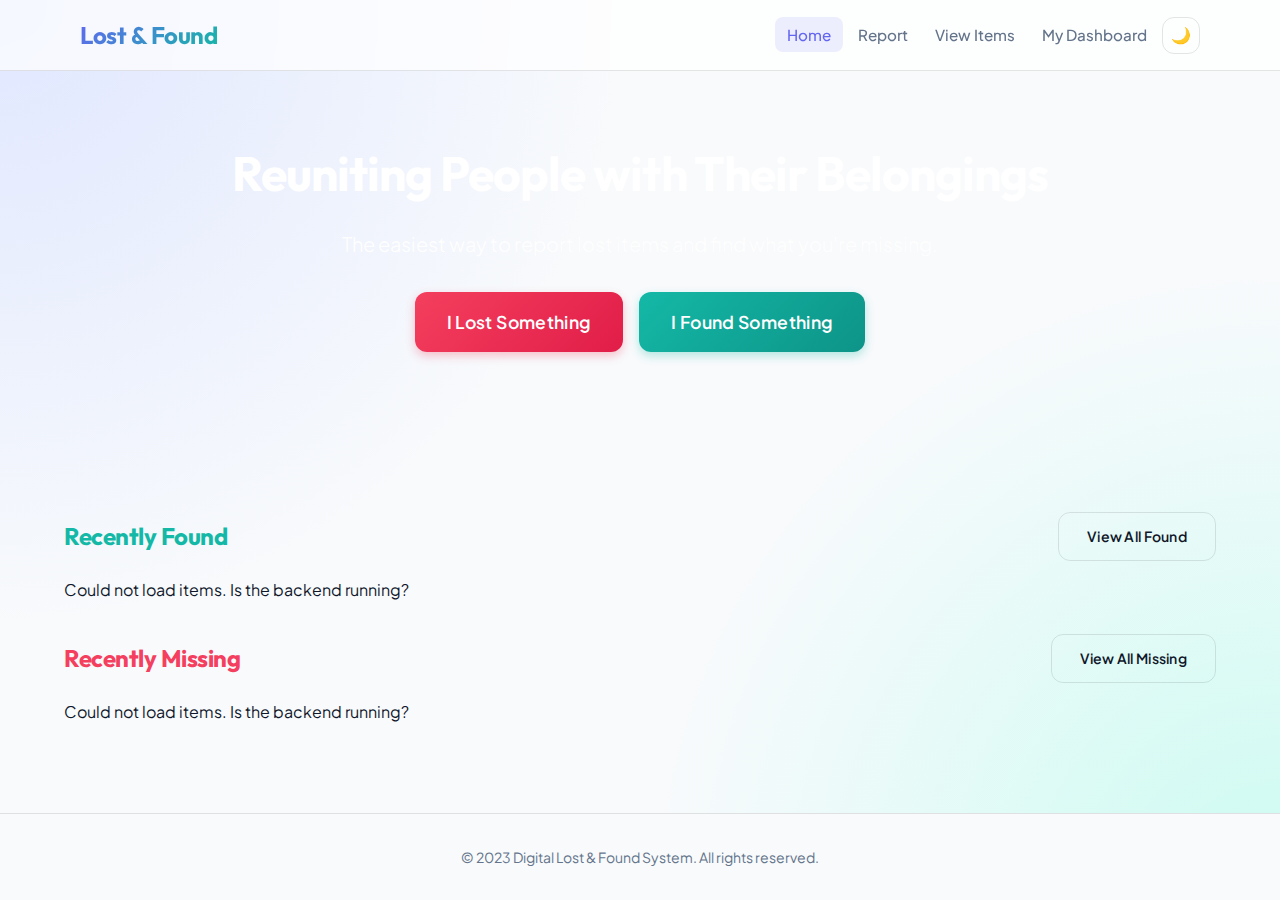
<file: index.html>
<!DOCTYPE html>
<html lang="en">

<head>
    <meta charset="UTF-8">
    <meta name="viewport" content="width=device-width, initial-scale=1.0">
    <title>Lost & Found - Home</title>
    <link rel="stylesheet" href="style.css">
</head>

<body>

    <!-- Navigation -->
    <nav class="navbar">
        <div class="container flex justify-between items-center">
            <a href="index.html" class="nav-brand">Lost & Found</a>
            <div class="nav-links">
                <a href="index.html" class="active">Home</a>
                <a href="report.html">Report</a>
                <a href="view-items.html">View Items</a>
                <a href="dashboard.html">My Dashboard</a>
                <button onclick="toggleDarkMode()" class="btn btn-outline" style="padding: 0.5rem;"
                    title="Toggle Dark Mode">🌙</button>
            </div>
        </div>
    </nav>

    <!-- Hero Section -->
    <header
        style="background: linear-gradient(135deg, var(--primary), var(--primary-hover)); color: white; padding: 4rem 0; margin-bottom: 3rem;">
        <div class="container text-center">
            <h1 style="font-size: 3rem; margin-bottom: 1rem;">Reuniting People with Their Belongings</h1>
            <p style="font-size: 1.25rem; opacity: 0.9; margin-bottom: 2rem;">The easiest way to report lost items and
                find what you're missing.</p>
            <div class="flex justify-center gap-4">
                <a href="report.html?type=lost" class="btn btn-danger" style="font-size: 1.1rem; padding: 1rem 2rem;">I
                    Lost Something</a>
                <a href="report.html?type=found" class="btn btn-secondary"
                    style="font-size: 1.1rem; padding: 1rem 2rem;">I Found Something</a>
            </div>
        </div>
    </header>

    <!-- Dashboard Content -->
    <main class="container main-content">

        <!-- Found Items Section -->
        <section class="mb-8">
            <div class="flex justify-between items-center mb-4">
                <h2 style="font-size: 1.5rem; color: var(--secondary);">Recently Found</h2>
                <a href="view-items.html?filter=found" class="btn btn-outline" style="font-size: 0.875rem;">View All
                    Found</a>
            </div>
            <div class="grid grid-cols-3" id="found-items-container">
                <p class="text-muted">Loading...</p>
            </div>
        </section>

        <!-- Lost Items Section -->
        <section>
            <div class="flex justify-between items-center mb-4">
                <h2 style="font-size: 1.5rem; color: var(--danger);">Recently Missing</h2>
                <a href="view-items.html?filter=lost" class="btn btn-outline" style="font-size: 0.875rem;">View All
                    Missing</a>
            </div>
            <div class="grid grid-cols-3" id="lost-items-container">
                <p class="text-muted">Loading...</p>
            </div>
        </section>

    </main>

    <!-- Footer -->
    <footer class="footer text-center">
        <div class="container">
            <p>&copy; 2023 Digital Lost & Found System. All rights reserved.</p>
        </div>
    </footer>

    <script src="script.js"></script>
    <script>
        // Load recent items for dashboard
        document.addEventListener('DOMContentLoaded', async () => {
            const foundContainer = document.getElementById('found-items-container');
            const lostContainer = document.getElementById('lost-items-container');

            try {
                const foundItems = await getItemsByType('found');
                const lostItems = await getItemsByType('lost');

                const recentFound = foundItems.slice(0, 3);
                const recentLost = lostItems.slice(0, 3);

                function createCard(item) {
                    const badgeClass = item.type === 'lost' ? 'badge-lost' : 'badge-found';
                    return `
                        <div class="card">
                            <div class="flex justify-between items-center mb-4">
                                <span class="badge ${badgeClass}">${item.type.toUpperCase()}</span>
                                <span style="font-size: 0.875rem; color: var(--text-muted);">${item.date}</span>
                            </div>
                            <h3 style="font-size: 1.25rem; margin-bottom: 0.5rem;">${item.title}</h3>
                            <p style="color: var(--text-muted); margin-bottom: 1rem; font-size: 0.9rem;">
                                Location: <strong>${item.location}</strong>
                            </p>
                            <a href="item-details.html?id=${item.id}" class="btn btn-outline btn-block">View Details</a>
                        </div>
                    `;
                }

                foundContainer.innerHTML = recentFound.map(createCard).join('');
                lostContainer.innerHTML = recentLost.map(createCard).join('');

                if (recentFound.length === 0) foundContainer.innerHTML = '<p class="text-muted">No found items reported yet.</p>';
                if (recentLost.length === 0) lostContainer.innerHTML = '<p class="text-muted">No lost items reported yet.</p>';
            } catch (e) {
                foundContainer.innerHTML = '<p class="text-muted">Could not load items. Is the backend running?</p>';
                lostContainer.innerHTML = '<p class="text-muted">Could not load items. Is the backend running?</p>';
            }
        });
    </script>
</body>

</html>
</file>
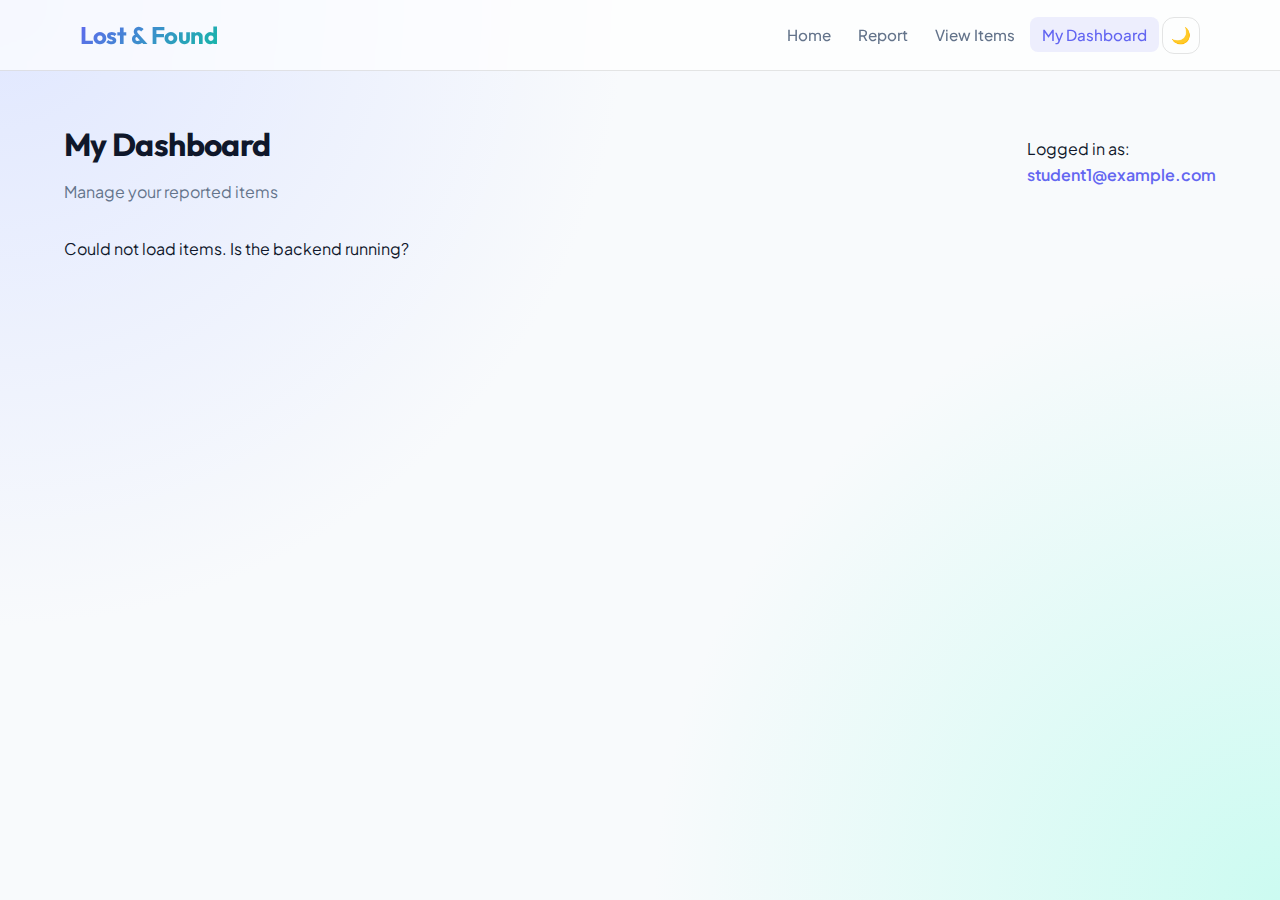
<file: dashboard.html>
<!DOCTYPE html>
<html lang="en">

<head>
    <meta charset="UTF-8">
    <meta name="viewport" content="width=device-width, initial-scale=1.0">
    <title>My Dashboard - Lost & Found</title>
    <link rel="stylesheet" href="style.css">
    <style>
        .status-select {
            padding: 0.5rem;
            border-radius: var(--radius);
            border: 1px solid var(--border);
        }
    </style>
</head>

<body>

    <!-- Navigation -->
    <nav class="navbar">
        <div class="container flex justify-between items-center">
            <a href="index.html" class="nav-brand">Lost & Found</a>
            <div class="nav-links">
                <a href="index.html">Home</a>
                <a href="report.html">Report</a>
                <a href="view-items.html">View Items</a>
                <a href="dashboard.html" class="active">My Dashboard</a>
                <button onclick="toggleDarkMode()" class="btn btn-outline" style="padding: 0.5rem;">🌙</button>
            </div>
        </div>
    </nav>

    <main class="container main-content">
        <div class="mb-8 flex justify-between items-center">
            <div>
                <h2 style="font-size: 2rem; margin-bottom: 0.5rem;">My Dashboard</h2>
                <p style="color: var(--text-muted);">Manage your reported items</p>
            </div>
            <div class="p-4 bg-white rounded shadow-sm border border-slate-200">
                <p class="text-sm text-muted">Logged in as:</p>
                <p style="font-weight: 600; color: var(--primary);">student1@example.com</p>
            </div>
        </div>

        <div class="grid grid-cols-1" id="my-items-grid">
            <p class="text-muted">Loading your items...</p>
        </div>

        <div id="no-results" class="text-center text-muted" style="display: none; padding: 4rem;">
            <p>You haven't reported any items yet.</p>
            <a href="report.html" class="btn btn-primary mt-4">Report an Item</a>
        </div>
    </main>

    <script src="script.js"></script>
    <script>
        const grid = document.getElementById('my-items-grid');
        const noResults = document.getElementById('no-results');

        async function renderMyItems() {
            try {
                const myItems = await getItemsByUser(CURRENT_USER);

                if (myItems.length === 0) {
                    grid.style.display = 'none';
                    noResults.style.display = 'block';
                    return;
                }

                grid.innerHTML = myItems.map(item => {
                    const badgeClass = item.status === 'resolved' ? 'badge-found' : (item.type === 'lost' ? 'badge-lost' : 'badge-found');
                    const badgeText = item.status === 'resolved' ? 'RESOLVED' : item.type.toUpperCase();
                    const isResolved = item.status === 'resolved';

                    return `
                        <div class="card flex flex-col md:flex-row gap-4 items-start">
                            <img src="${getPhotoUrl(item)}" style="width: 150px; height: 150px; object-fit: cover; border-radius: var(--radius);">
                            
                            <div style="flex: 1;">
                                <div class="flex justify-between items-start mb-2">
                                    <h3 style="font-size: 1.5rem;">${item.title}</h3>
                                    <span class="badge ${badgeClass}">${badgeText}</span>
                                </div>
                                <p style="color: var(--text-muted); margin-bottom: 0.5rem;">Reported on ${item.date} • ${item.location}</p>
                                <p style="margin-bottom: 1rem;">${item.description}</p>
                                
                                <div class="flex gap-4 items-center">
                                    <a href="item-details.html?id=${item.id}" class="text-primary hover:underline">View Public Page</a>
                                    
                                    <div style="margin-left: auto;">
                                        ${!isResolved ? `
                                            <button onclick="markResolved(${item.id})" class="btn btn-secondary" style="padding: 0.5rem 1rem; font-size: 0.875rem;">
                                                Mark as Resolved
                                            </button>
                                        ` : `
                                            <button onclick="markOpen(${item.id})" class="btn btn-outline" style="padding: 0.5rem 1rem; font-size: 0.875rem;">
                                                Re-open
                                            </button>
                                        `}
                                    </div>
                                </div>
                            </div>
                        </div>
                    `;
                }).join('');
            } catch (e) {
                grid.innerHTML = '<p class="text-muted">Could not load items. Is the backend running?</p>';
            }
        }

        async function markResolved(id) {
            if (confirm('Did you find this item or return it to the owner?')) {
                await updateItemStatus(id, 'resolved');
                window.location.reload();
            }
        }

        async function markOpen(id) {
            await updateItemStatus(id, 'open');
            window.location.reload();
        }

        renderMyItems();
    </script>
</body>

</html>
</file>
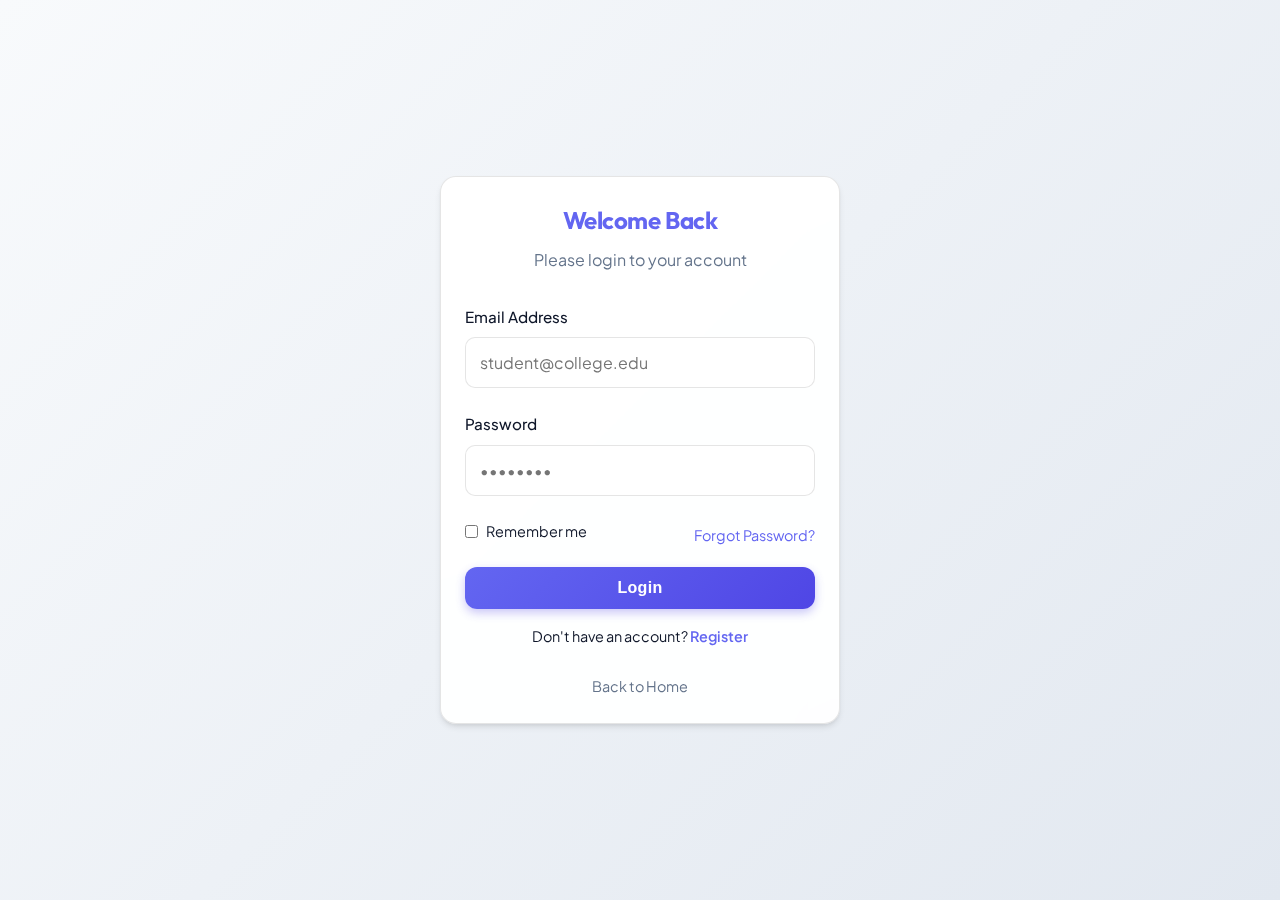
<file: login.html>
<!DOCTYPE html>
<html lang="en">

<head>
    <meta charset="UTF-8">
    <meta name="viewport" content="width=device-width, initial-scale=1.0">
    <title>Login - Lost & Found</title>
    <link rel="stylesheet" href="style.css">
    <style>
        body {
            justify-content: center;
            align-items: center;
            background: linear-gradient(135deg, #f8fafc 0%, #e2e8f0 100%);
        }

        .login-card {
            width: 100%;
            max-width: 400px;
        }
    </style>
</head>

<body>

    <div class="card login-card">
        <div class="text-center mb-8">
            <h2 style="color: var(--primary); margin-bottom: 0.5rem;">Welcome Back</h2>
            <p style="color: var(--text-muted);">Please login to your account</p>
        </div>

        <form onsubmit="handleLogin(event)">
            <div class="form-group">
                <label for="email">Email Address</label>
                <input type="email" id="email" placeholder="student@college.edu" required>
            </div>

            <div class="form-group">
                <label for="password">Password</label>
                <input type="password" id="password" placeholder="••••••••" required>
            </div>

            <div class="flex justify-between items-center mb-4">
                <label class="flex items-center" style="font-size: 0.9rem; font-weight: 400;">
                    <input type="checkbox" style="width: auto; margin-right: 0.5rem;"> Remember me
                </label>
                <a href="#" style="font-size: 0.9rem; color: var(--primary);">Forgot Password?</a>
            </div>

            <button type="submit" class="btn btn-primary btn-block">Login</button>
        </form>

        <div class="text-center mt-4">
            <p style="font-size: 0.9rem;">
                Don't have an account? <a href="#" style="color: var(--primary); font-weight: 600;">Register</a>
            </p>
            <br>
            <a href="index.html" style="font-size: 0.9rem; color: var(--text-muted);">Back to Home</a>
        </div>
    </div>

    <script>
        const API_BASE = 'https://lostfound-fetm.onrender.com';
        let isRegister = false;

        async function handleLogin(e) {
            e.preventDefault();
            const email = document.getElementById('email').value;
            const password = document.getElementById('password').value;
            const endpoint = isRegister ? '/auth/register' : '/auth/login';

            try {
                const res = await fetch(`${API_BASE}${endpoint}`, {
                    method: 'POST',
                    headers: { 'Content-Type': 'application/json' },
                    body: JSON.stringify({ email, password })
                });

                const data = await res.json();

                if (!res.ok) {
                    alert(data.detail || 'Authentication failed');
                    return;
                }

                if (isRegister) {
                    alert('Registration successful! Please login.');
                    toggleMode(); // Switch back to login
                } else {
                    // Login success
                    localStorage.setItem('access_token', data.access_token);
                    localStorage.setItem('user_email', data.user);
                    window.location.href = 'index.html';
                }
            } catch (err) {
                console.error(err);
                alert('An error occurred. Is the server running?');
            }
        }

        // Toggle between Login and Register
        const title = document.querySelector('h2');
        const submitBtn = document.querySelector('button[type="submit"]');
        const toggleText = document.querySelector('.text-center.mt-4 p');

        // Find the "Register" link and attach click handler
        const toggleLink = toggleText.querySelector('a');
        toggleLink.addEventListener('click', (e) => {
            e.preventDefault();
            toggleMode();
        });

        function toggleMode() {
            isRegister = !isRegister;
            if (isRegister) {
                title.textContent = 'Create Account';
                submitBtn.textContent = 'Register';
                toggleText.innerHTML = `Already have an account? <a href="#" onclick="toggleMode(); return false;" style="color: var(--primary); font-weight: 600;">Login</a>`;
            } else {
                title.textContent = 'Welcome Back';
                submitBtn.textContent = 'Login';
                toggleText.innerHTML = `Don't have an account? <a href="#" onclick="toggleMode(); return false;" style="color: var(--primary); font-weight: 600;">Register</a>`;
            }
        }
    </script>
</body>

</html>
</file>
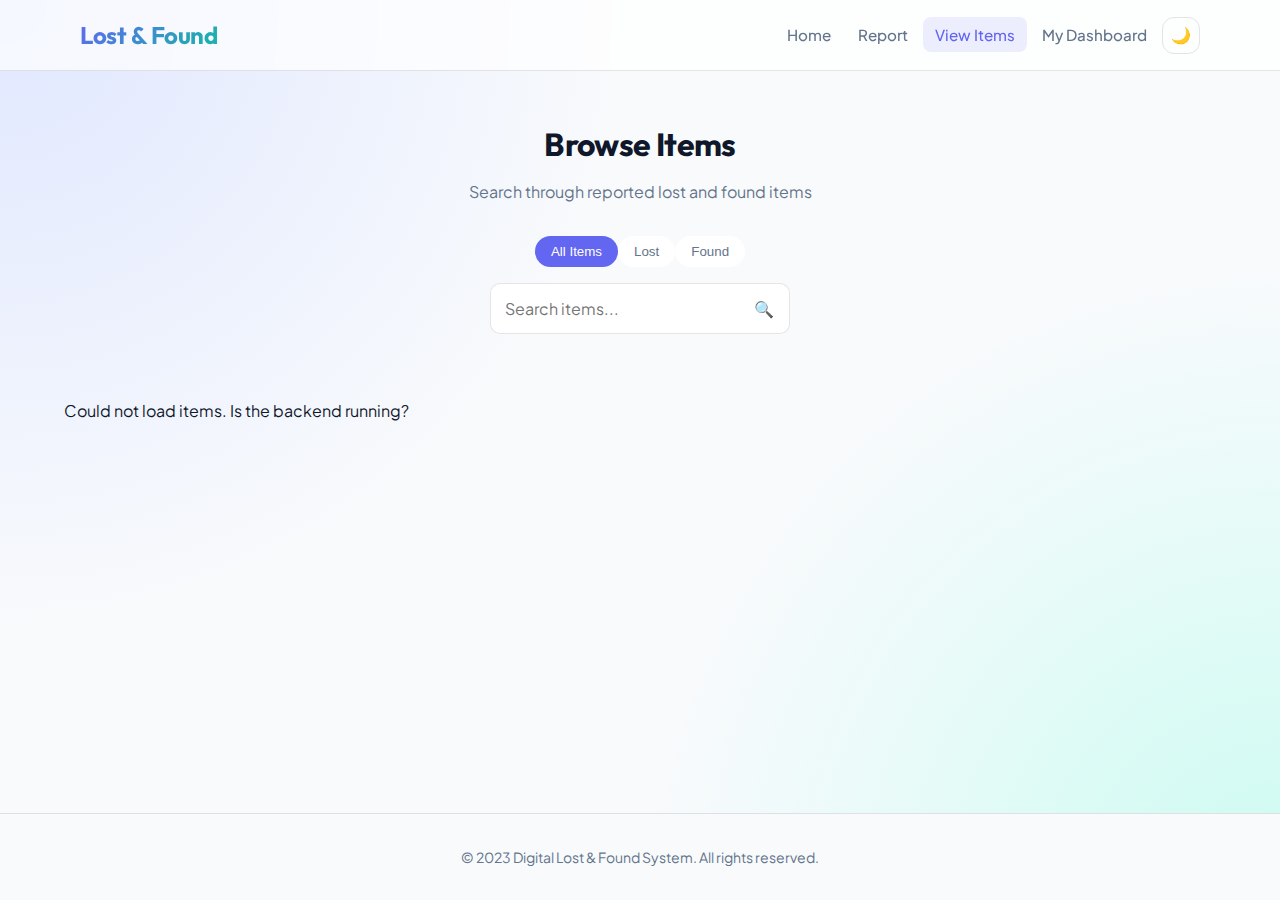
<file: view-items.html>
<!DOCTYPE html>
<html lang="en">

<head>
  <meta charset="UTF-8">
  <meta name="viewport" content="width=device-width, initial-scale=1.0">
  <title>View Items - Lost & Found</title>
  <link rel="stylesheet" href="style.css">
  <style>
    .filters {
      margin-bottom: 2rem;
      padding-bottom: 2rem;
      border-bottom: 1px solid var(--border);
    }

    .filter-btn {
      background: white;
      border: 1px solid var(--border);
      padding: 0.5rem 1rem;
      border-radius: 2rem;
      cursor: pointer;
      font-weight: 500;
      color: var(--text-muted);
    }

    .filter-btn.active {
      background-color: var(--primary);
      color: white;
      border-color: var(--primary);
    }
  </style>
</head>

<body>

  <!-- Navigation -->
  <nav class="navbar">
    <div class="container flex justify-between items-center">
      <a href="index.html" class="nav-brand">Lost & Found</a>
      <div class="nav-links">
        <a href="index.html">Home</a>
        <a href="report.html">Report</a>
        <a href="view-items.html" class="active">View Items</a>
        <a href="dashboard.html">My Dashboard</a>
        <button onclick="toggleDarkMode()" class="btn btn-outline" style="padding: 0.5rem;"
          title="Toggle Dark Mode">🌙</button>
      </div>
    </div>
  </nav>

  <main class="container main-content">
    <div class="mb-8 text-center">
      <h2 style="font-size: 2rem; margin-bottom: 0.5rem;">Browse Items</h2>
      <p style="color: var(--text-muted);">Search through reported lost and found items</p>
    </div>

    <!-- Filter & Search -->
    <div class="filters flex flex-col md:flex-row justify-between items-center gap-4">
      <div class="flex gap-2">
        <button class="filter-btn active" data-filter="all">All Items</button>
        <button class="filter-btn" data-filter="lost">Lost</button>
        <button class="filter-btn" data-filter="found">Found</button>
      </div>
      <div style="position: relative; width: 100%; max-width: 300px;">
        <input type="text" id="searchInput" placeholder="Search items..." style="padding-right: 2.5rem;">
        <span
          style="position: absolute; right: 1rem; top: 50%; transform: translateY(-50%); color: var(--text-muted);">🔍</span>
      </div>
    </div>

    <!-- Items Grid -->
    <div class="grid grid-cols-2" id="items-grid">
      <p class="text-muted">Loading...</p>
    </div>

    <div id="no-results" class="text-center text-muted" style="display: none; padding: 2rem;">
      <p>No items found matching your criteria.</p>
    </div>

  </main>

  <footer class="footer text-center">
    <div class="container">
      <p>&copy; 2023 Digital Lost & Found System. All rights reserved.</p>
    </div>
  </footer>

  <script src="script.js"></script>
  <script>
    const grid = document.getElementById('items-grid');
    const noResults = document.getElementById('no-results');
    const filterBtns = document.querySelectorAll('.filter-btn');
    const searchInput = document.getElementById('searchInput');

    let currentFilter = 'all';
    let allItems = [];

    // Check URL params for initial filter
    const urlParams = new URLSearchParams(window.location.search);
    const filterParam = urlParams.get('filter');
    if (filterParam) {
      currentFilter = filterParam;
      updateActiveButton(filterParam);
    }

    function updateActiveButton(filter) {
      filterBtns.forEach(btn => {
        if (btn.dataset.filter === filter) btn.classList.add('active');
        else btn.classList.remove('active');
      });
    }

    async function loadItems() {
      try {
        allItems = await getAllItems();
        renderItems();
      } catch (e) {
        grid.innerHTML = '<p class="text-muted">Could not load items. Is the backend running?</p>';
      }
    }

    function renderItems() {
      let items = [...allItems];

      // Apply Type Filter
      if (currentFilter !== 'all') {
        items = items.filter(item => item.type === currentFilter);
      }

      // Apply Search Filter
      const searchQuery = searchInput.value.trim();
      if (searchQuery) {
        const lowerQuery = searchQuery.toLowerCase();
        items = items.filter(item =>
          item.title.toLowerCase().includes(lowerQuery) ||
          item.description.toLowerCase().includes(lowerQuery) ||
          item.location.toLowerCase().includes(lowerQuery)
        );
      }

      // Render
      grid.innerHTML = items.map(item => {
        const badgeClass = item.type === 'lost' ? 'badge-lost' : 'badge-found';
        return `
                    <div class="card">
                        <div class="flex justify-between items-center mb-4">
                            <span class="badge ${badgeClass}">${item.type.toUpperCase()}</span>
                            <span style="font-size: 0.875rem; color: var(--text-muted);">${item.date}</span>
                        </div>
                        <h3 style="font-size: 1.25rem; margin-bottom: 0.5rem;">${item.title}</h3>
                        <p style="color: var(--text-muted); margin-bottom: 0.5rem; font-size: 0.9rem;">
                            <strong>Location:</strong> ${item.location}
                        </p>
                        <p style="margin-bottom: 1.5rem; color: #4b5563;">${item.description}</p>
                        <div class="flex gap-2">
                             <a href="item-details.html?id=${item.id}" class="btn btn-outline flex-1" style="font-size: 0.875rem;">View Details</a>
                        </div>
                    </div>
                `;
      }).join('');

      // Show/Hide No Results
      if (items.length === 0) {
        grid.style.display = 'none';
        noResults.style.display = 'block';
      } else {
        grid.style.display = 'grid';
        noResults.style.display = 'none';
      }
    }

    // Event Listeners
    filterBtns.forEach(btn => {
      btn.addEventListener('click', () => {
        currentFilter = btn.dataset.filter;
        updateActiveButton(currentFilter);
        renderItems();
      });
    });

    searchInput.addEventListener('input', () => {
      renderItems();
    });

    // Initial Load
    loadItems();
  </script>
</body>

</html>
</file>
<file: style.css>
@import url('https://fonts.googleapis.com/css2?family=Outfit:wght@300;400;500;600;700&family=Plus+Jakarta+Sans:wght@400;500;600;700&display=swap');

:root {
    /* Modern Palette - Light */
    --primary: #6366f1;
    /* Indigo 500 */
    --primary-glow: rgba(99, 102, 241, 0.4);
    --secondary: #14b8a6;
    /* Teal 500 */
    --danger: #f43f5e;
    /* Rose 500 */

    --bg-color: #f8fafc;
    --bg-gradient: radial-gradient(circle at top left, #e0e7ff, transparent 40%),
        radial-gradient(circle at bottom right, #ccfbf1, transparent 40%);

    --surface: rgba(255, 255, 255, 0.95);
    --surface-border: rgba(0, 0, 0, 0.1);
    /* Visible gray border */

    --text-main: #0f172a;
    --text-muted: #64748b;

    --card-shadow: 0 4px 6px -1px rgba(0, 0, 0, 0.1),
        0 2px 4px -1px rgba(0, 0, 0, 0.06);
    --card-hover-shadow: 0 10px 15px -3px rgba(0, 0, 0, 0.15),
        0 4px 6px -2px rgba(0, 0, 0, 0.1);

    --radius: 16px;
    --font-heading: 'Outfit', sans-serif;
    --font-body: 'Plus Jakarta Sans', sans-serif;
}

body.dark-mode {
    /* Modern Palette - Dark */
    --primary: #818cf8;
    /* Indigo 400 */
    --primary-glow: rgba(129, 140, 248, 0.4);
    --secondary: #2dd4bf;
    /* Teal 400 */
    --danger: #fb7185;
    /* Rose 400 */

    --bg-color: #0b0f19;
    /* Deep Blue-Black */
    --bg-gradient: radial-gradient(circle at 10% 10%, rgba(99, 102, 241, 0.15), transparent 40%),
        radial-gradient(circle at 90% 90%, rgba(45, 212, 191, 0.1), transparent 40%);

    --surface: rgba(30, 41, 59, 0.7);
    --surface-border: rgba(255, 255, 255, 0.08);

    --text-main: #f8fafc;
    --text-muted: #94a3b8;

    --card-shadow: 0 4px 6px -1px rgba(0, 0, 0, 0.3);
    --card-hover-shadow: 0 10px 20px -3px rgba(0, 0, 0, 0.4),
        0 0 15px rgba(129, 140, 248, 0.2);
    /* Glow effect */
}

* {
    box-sizing: border-box;
    margin: 0;
    padding: 0;
}

body {
    font-family: var(--font-body);
    background-color: var(--bg-color);
    background-image: var(--bg-gradient);
    background-attachment: fixed;
    color: var(--text-main);
    line-height: 1.6;
    min-height: 100vh;
    display: flex;
    flex-direction: column;
    transition: background-color 0.4s ease, color 0.3s ease;
}

h1,
h2,
h3,
h4,
h5,
h6,
.nav-brand {
    font-family: var(--font-heading);
    letter-spacing: -0.02em;
}

a {
    text-decoration: none;
    color: inherit;
    transition: all 0.2s ease;
}

ul {
    list-style: none;
}

img {
    max-width: 100%;
    display: block;
}

/* Utilities */
.container {
    width: 90%;
    max-width: 1200px;
    margin: 0 auto;
    padding: 0 1rem;
}

.main-content {
    flex: 1;
    padding: 3rem 0;
}

/* Glassmorphism Classes */
.glass {
    background: var(--surface);
    backdrop-filter: blur(12px);
    -webkit-backdrop-filter: blur(12px);
    border: 1px solid var(--surface-border);
}

/* Navbar */
.navbar {
    position: sticky;
    top: 0;
    z-index: 50;
    padding: 1rem 0;
    background: rgba(255, 255, 255, 0.7);
    backdrop-filter: blur(20px);
    border-bottom: 1px solid var(--surface-border);
    transition: all 0.3s ease;
}

body.dark-mode .navbar {
    background: rgba(11, 15, 25, 0.7);
}

.nav-brand {
    font-size: 1.5rem;
    font-weight: 700;
    background: linear-gradient(135deg, var(--primary), var(--secondary));
    -webkit-background-clip: text;
    -webkit-text-fill-color: transparent;
}

.nav-links a {
    font-weight: 500;
    color: var(--text-muted);
    font-size: 0.95rem;
    padding: 0.5rem 0.75rem;
    border-radius: 8px;
}

.nav-links a:hover,
.nav-links a.active {
    color: var(--primary);
    background: rgba(99, 102, 241, 0.1);
}

/* Hero Section Styles (Applied via inline usually, but let's override class) */
.hero-gradient {
    position: relative;
    overflow: hidden;
}

.hero-gradient::before {
    content: '';
    position: absolute;
    top: -50%;
    left: -50%;
    width: 200%;
    height: 200%;
    background: radial-gradient(circle, rgba(255, 255, 255, 0.1) 0%, transparent 60%);
    animation: rotate 20s linear infinite;
    pointer-events: none;
}

@keyframes rotate {
    0% {
        transform: rotate(0deg);
    }

    100% {
        transform: rotate(360deg);
    }
}

/* Cards */
.card {
    background: var(--surface);
    backdrop-filter: blur(12px);
    border: 1px solid var(--surface-border);
    border-radius: var(--radius);
    padding: 1.5rem;
    box-shadow: var(--card-shadow);
    transition: transform 0.3s ease, box-shadow 0.3s ease, border-color 0.3s;
}

.card:hover {
    transform: translateY(-5px);
    box-shadow: var(--card-hover-shadow);
    border-color: var(--primary);
}

/* Buttons */
.btn {
    display: inline-flex;
    align-items: center;
    justify-content: center;
    padding: 0.75rem 1.75rem;
    font-weight: 600;
    border-radius: 12px;
    border: none;
    cursor: pointer;
    transition: all 0.3s cubic-bezier(0.4, 0, 0.2, 1);
    font-size: 1rem;
    letter-spacing: 0.02em;
}

.btn-primary {
    background: linear-gradient(135deg, var(--primary), var(--primary-hover, #4f46e5));
    color: white;
    box-shadow: 0 4px 10px rgba(79, 70, 229, 0.3);
}

.btn-primary:hover {
    transform: translateY(-2px);
    box-shadow: 0 8px 15px rgba(79, 70, 229, 0.4);
}

.btn-secondary {
    background: linear-gradient(135deg, var(--secondary), #0d9488);
    color: white;
    box-shadow: 0 4px 10px rgba(20, 184, 166, 0.3);
}

.btn-secondary:hover {
    transform: translateY(-2px);
    box-shadow: 0 8px 15px rgba(20, 184, 166, 0.4);
}

.btn-danger {
    background: linear-gradient(135deg, var(--danger), #e11d48);
    color: white;
    box-shadow: 0 4px 10px rgba(244, 63, 94, 0.3);
}

.btn-danger:hover {
    transform: translateY(-2px);
    box-shadow: 0 8px 15px rgba(244, 63, 94, 0.4);
}

.btn-outline {
    background: transparent;
    border: 1px solid var(--surface-border);
    color: var(--text-main);
}

.btn-outline:hover {
    background: var(--surface-border);
    color: var(--primary);
    border-color: var(--primary);
}

.btn-block {
    width: 100%;
}

/* Forms */
.form-group {
    margin-bottom: 1.5rem;
}

label {
    display: block;
    font-weight: 500;
    margin-bottom: 0.5rem;
    color: var(--text-main);
    font-size: 0.95rem;
}

input,
textarea,
select {
    width: 100%;
    padding: 0.875rem;
    background: var(--surface);
    border: 1px solid var(--surface-border);
    border-radius: 10px;
    font-family: inherit;
    font-size: 1rem;
    color: var(--text-main);
    transition: all 0.2s ease;
}

input:focus,
textarea:focus,
select:focus {
    outline: none;
    border-color: var(--primary);
    box-shadow: 0 0 0 3px var(--primary-glow);
    background: rgba(255, 255, 255, 0.05);
    /* Slight tint on focus inside */
}

/* Badges */
.badge {
    display: inline-flex;
    align-items: center;
    padding: 0.25rem 0.75rem;
    border-radius: 20px;
    font-size: 0.75rem;
    font-weight: 700;
    text-transform: uppercase;
    letter-spacing: 0.05em;
}

.badge-lost {
    background: rgba(244, 63, 94, 0.15);
    color: var(--danger);
    border: 1px solid rgba(244, 63, 94, 0.2);
}

.badge-found {
    background: rgba(20, 184, 166, 0.15);
    color: var(--secondary);
    border: 1px solid rgba(20, 184, 166, 0.2);
}

/* Grid System */
.grid {
    display: grid;
    gap: 2rem;
}

.grid-cols-2 {
    grid-template-columns: repeat(auto-fit, minmax(300px, 1fr));
}

.grid-cols-3 {
    grid-template-columns: repeat(auto-fit, minmax(280px, 1fr));
}

.flex {
    display: flex;
}

.flex-col {
    flex-direction: column;
}

.items-center {
    align-items: center;
}

.justify-between {
    justify-content: space-between;
}

.justify-center {
    justify-content: center;
}

.gap-4 {
    gap: 1rem;
}

.text-center {
    text-align: center;
}

.mb-4 {
    margin-bottom: 1rem;
}

.mb-8 {
    margin-bottom: 2rem;
}

.mt-4 {
    margin-top: 1rem;
}

/* Footer */
.footer {
    border-top: 1px solid var(--surface-border);
    padding: 2rem 0;
    color: var(--text-muted);
    font-size: 0.875rem;
    background: var(--bg-color);
    /* Match bottom bg */
}
</file>
